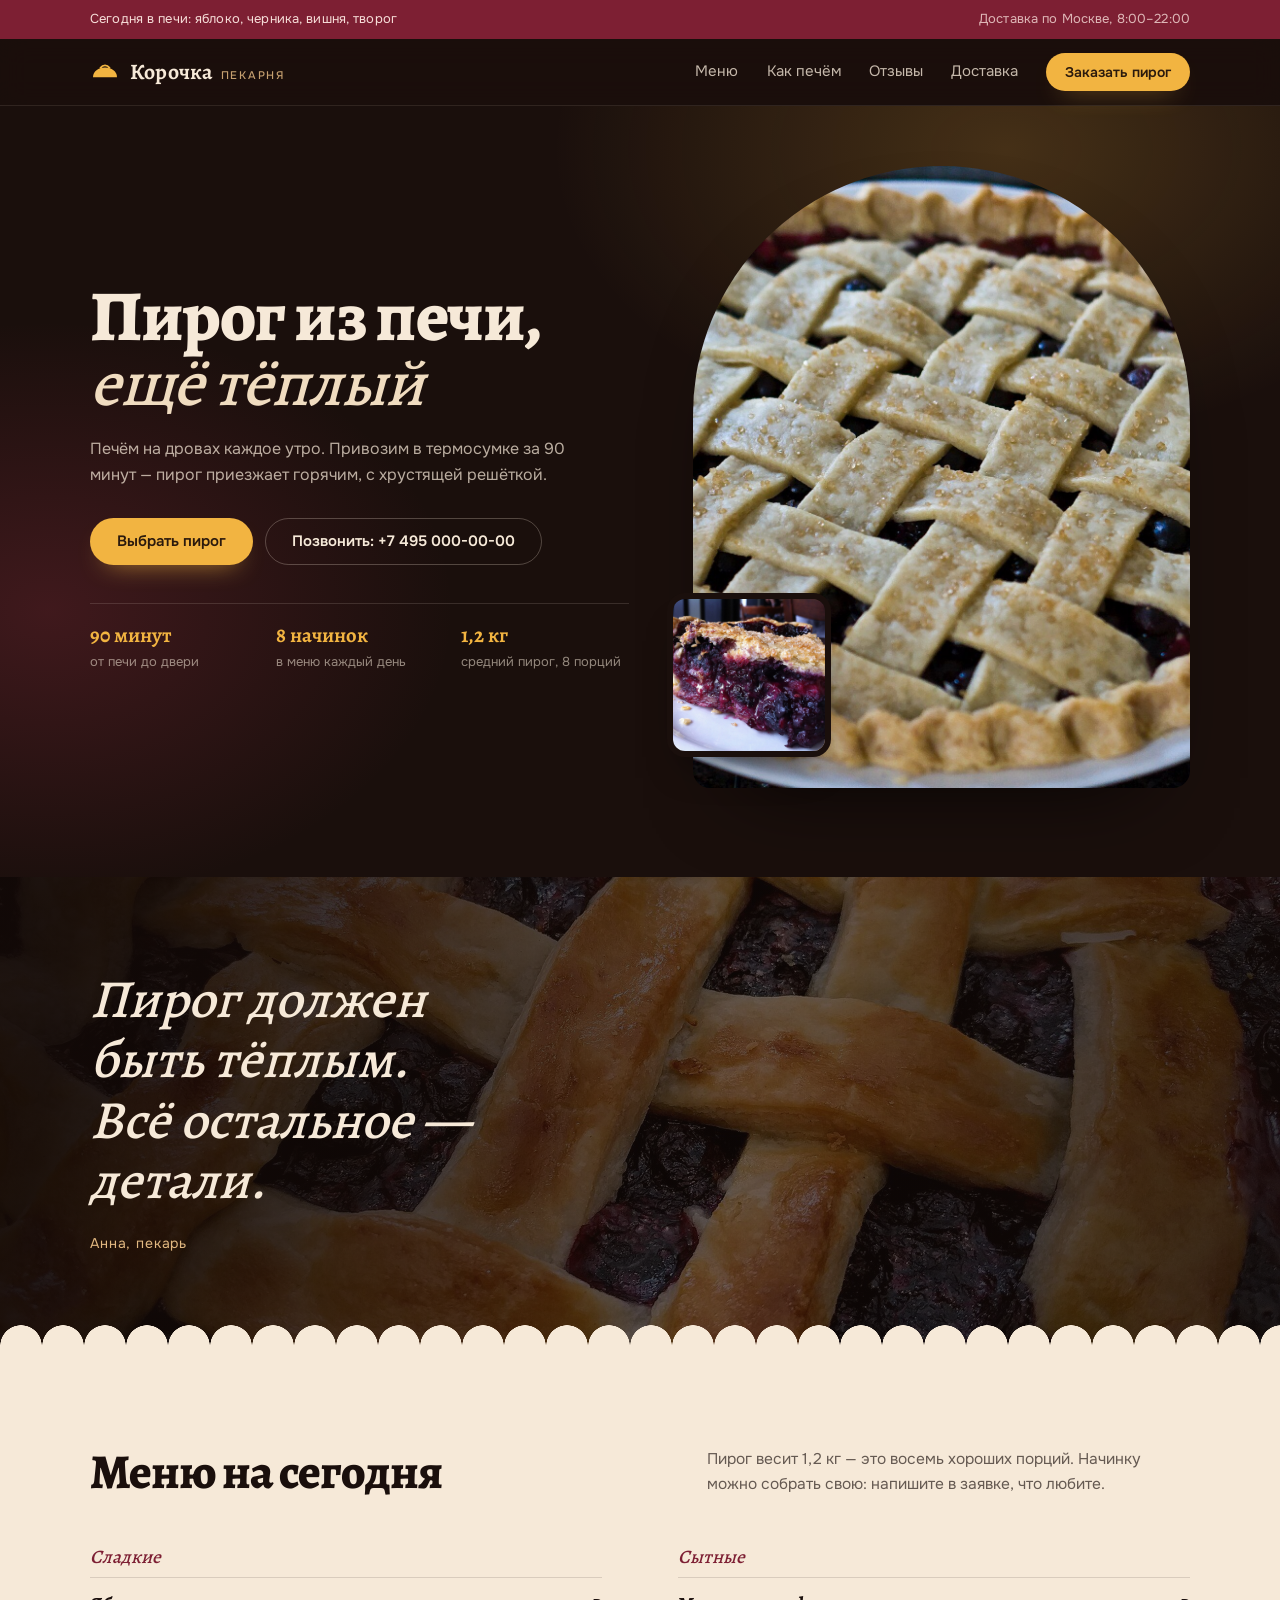
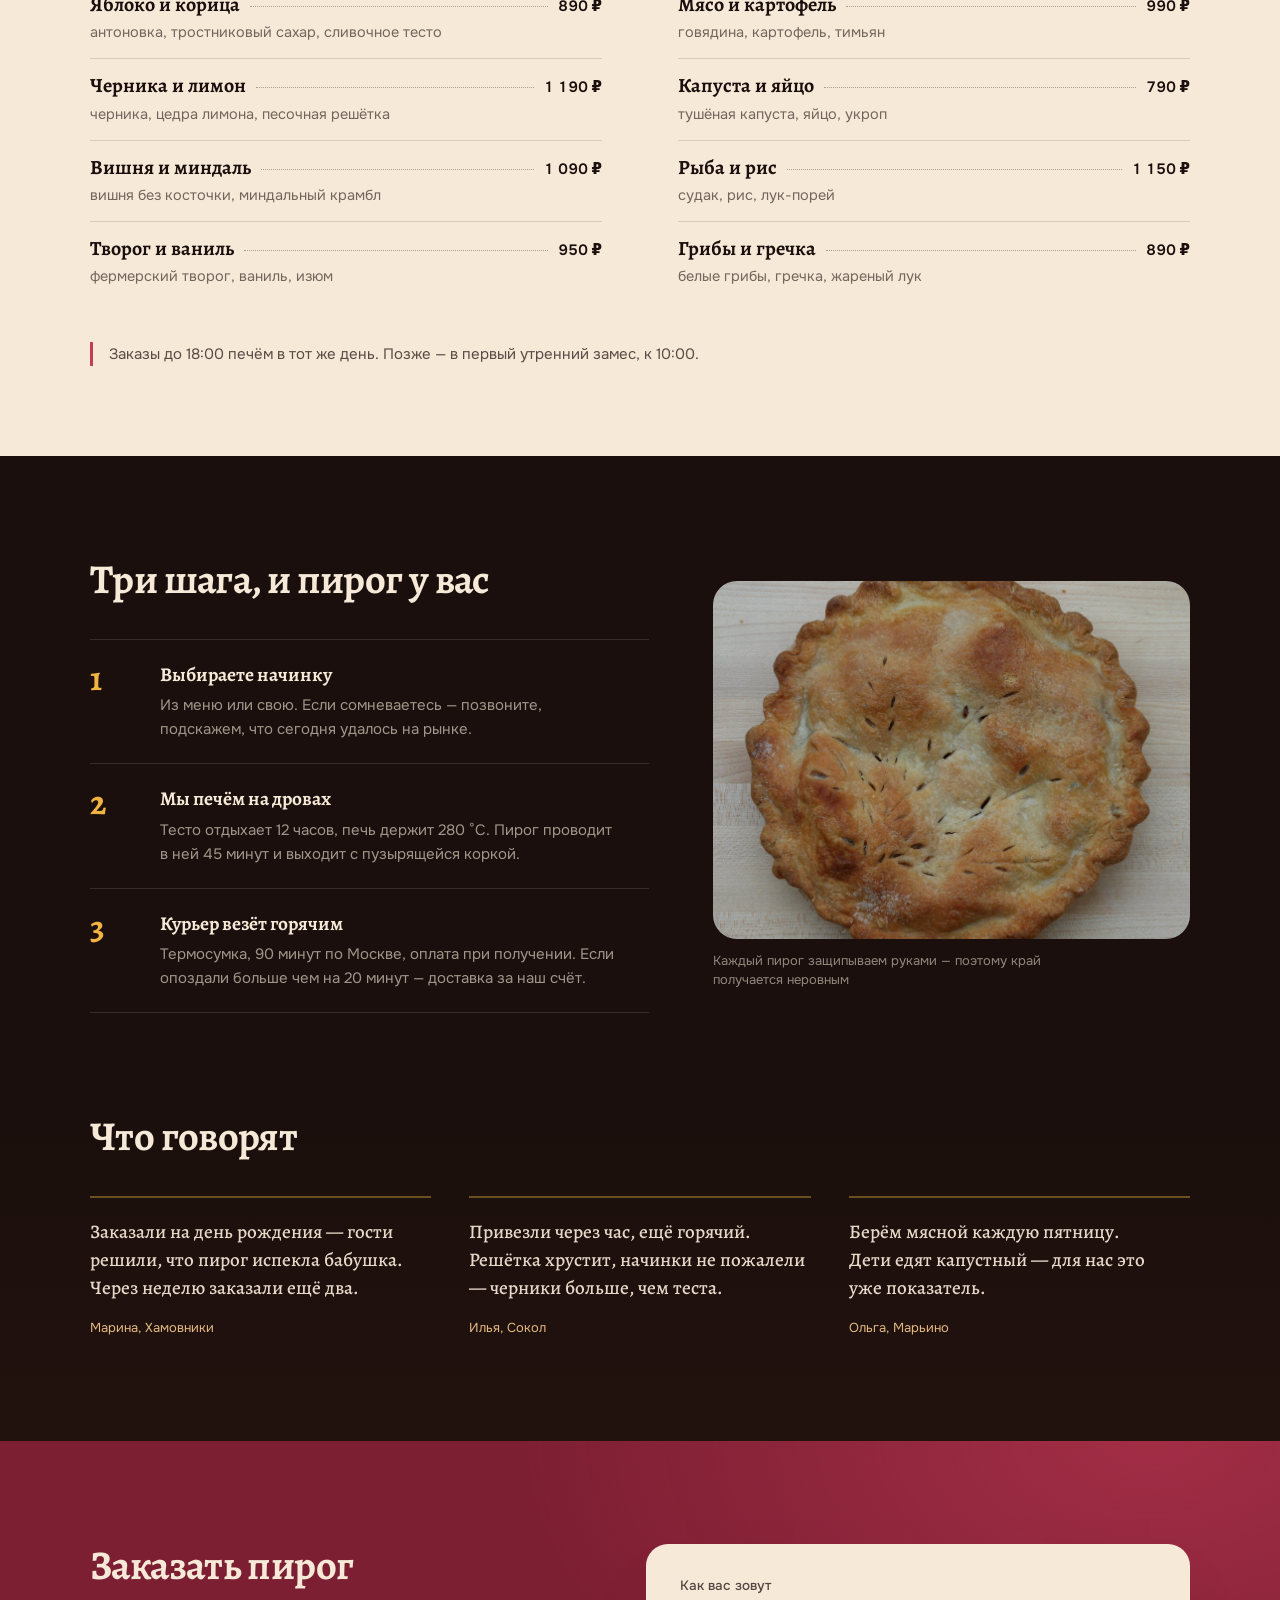
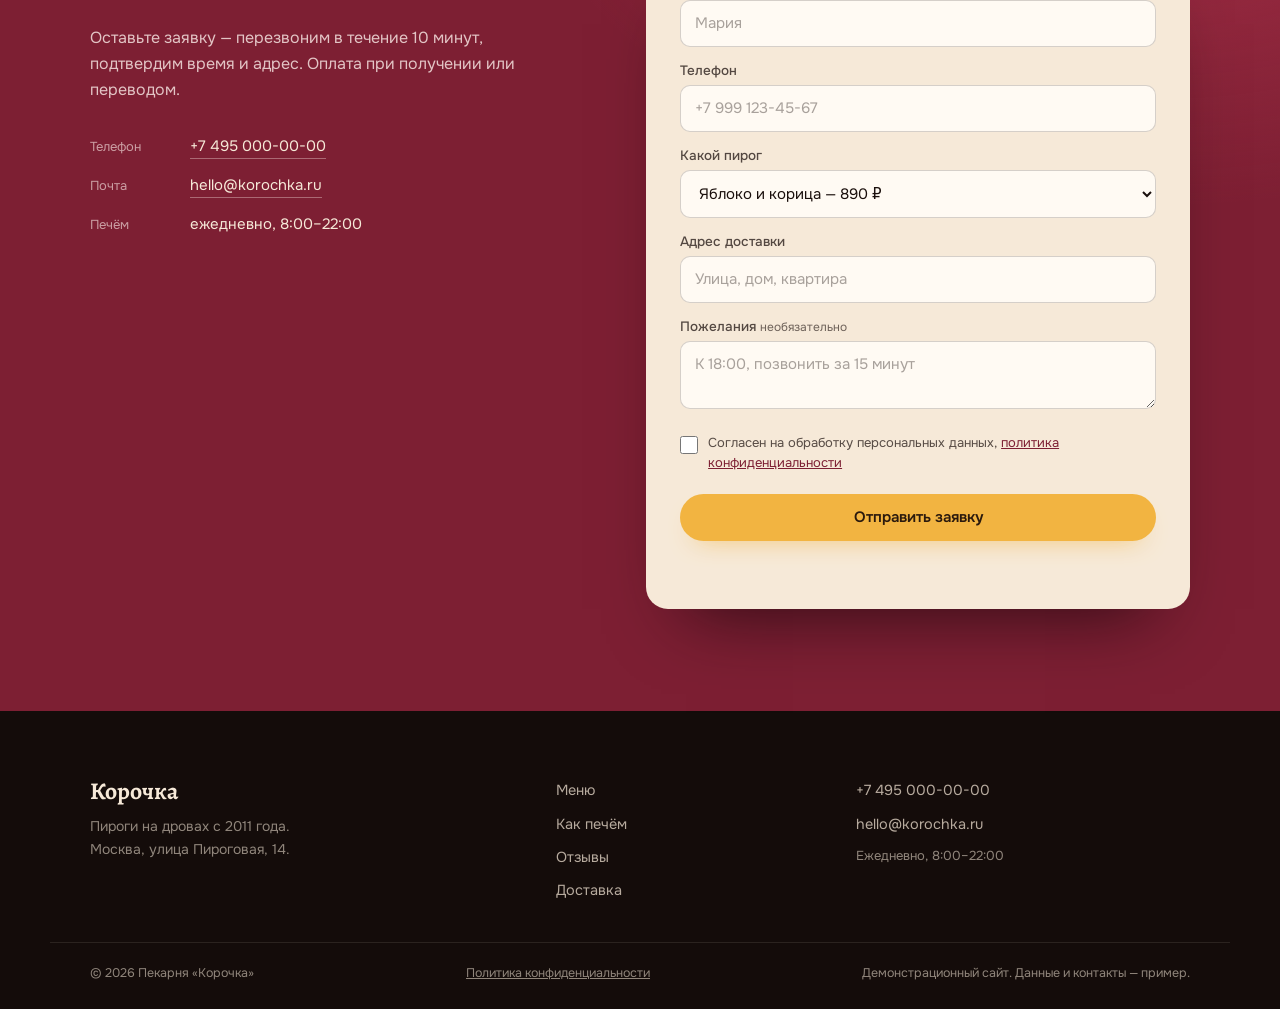
<file: index.html>
<!DOCTYPE html>
<html lang="ru">
<head>
<meta charset="utf-8">
<meta name="viewport" content="width=device-width, initial-scale=1">
<title>Корочка — пироги из печи с доставкой по Москве</title>
<meta name="description" content="Печём пироги на дровах каждое утро и привозим по Москве за 90 минут. Яблоко, черника, вишня, творог, мясо, капуста. Оплата при получении.">
<meta name="theme-color" content="#1a0f0c">

<!-- Превью ссылки в мессенджерах и соцсетях.
     Сайт опубликован на Render, поэтому картинка указана полным адресом:
     мессенджеры относительные пути не показывают.
     При переезде на другой домен — поменять адрес здесь и в JSON-LD ниже. -->
<meta property="og:type" content="website">
<meta property="og:locale" content="ru_RU">
<meta property="og:site_name" content="Корочка">
<meta property="og:title" content="Корочка — пироги из печи с доставкой по Москве">
<meta property="og:description" content="Печём на дровах каждое утро, привозим в термосумке за 90 минут. Восемь начинок, оплата при получении.">
<meta property="og:url" content="https://korochka-landing.onrender.com/">
<meta property="og:image" content="https://korochka-landing.onrender.com/assets/img/hero-pie.jpg">
<meta name="twitter:card" content="summary_large_image">
<link rel="icon" href="data:image/svg+xml,%3Csvg xmlns='http://www.w3.org/2000/svg' viewBox='0 0 32 32'%3E%3Crect width='32' height='32' rx='8' fill='%231a0f0c'/%3E%3Cpath d='M6 20c0-5 4.5-9 10-9s10 4 10 9z' fill='%23f2b441'/%3E%3Crect x='6' y='21' width='20' height='4' rx='2' fill='%23c63c57'/%3E%3C/svg%3E">
<link rel="preload" href="assets/fonts/alegreya-cyr.woff2" as="font" type="font/woff2" crossorigin>
<link rel="preload" href="assets/fonts/onest-cyr.woff2" as="font" type="font/woff2" crossorigin>
<link rel="stylesheet" href="styles.css">

<!-- Разметка для поисковиков: пекарня, часы работы, меню с ценами.
     Проверить можно на https://validator.schema.org/ -->
<script type="application/ld+json">
{
  "@context": "https://schema.org",
  "@type": "Bakery",
  "name": "Корочка",
  "description": "Пекарня на дровах: пироги с яблоком, черникой, вишней, творогом, мясом, капустой. Доставка по Москве за 90 минут.",
  "image": "https://korochka-landing.onrender.com/assets/img/hero-pie.jpg",
  "telephone": "+7-495-000-00-00",
  "email": "hello@korochka.ru",
  "priceRange": "790–1190 ₽",
  "currenciesAccepted": "RUB",
  "paymentAccepted": "Наличные, перевод",
  "servesCuisine": "Русская выпечка",
  "address": {
    "@type": "PostalAddress",
    "streetAddress": "улица Пироговая, 14",
    "addressLocality": "Москва",
    "addressCountry": "RU"
  },
  "openingHoursSpecification": [
    {
      "@type": "OpeningHoursSpecification",
      "dayOfWeek": ["Monday", "Tuesday", "Wednesday", "Thursday", "Friday", "Saturday", "Sunday"],
      "opens": "08:00",
      "closes": "22:00"
    }
  ],
  "hasMenu": {
    "@type": "Menu",
    "name": "Меню на сегодня",
    "hasMenuSection": [
      {
        "@type": "MenuSection",
        "name": "Сладкие",
        "hasMenuItem": [
          { "@type": "MenuItem", "name": "Яблоко и корица", "description": "антоновка, тростниковый сахар, сливочное тесто",
            "offers": { "@type": "Offer", "price": "890", "priceCurrency": "RUB" } },
          { "@type": "MenuItem", "name": "Черника и лимон", "description": "черника, цедра лимона, песочная решётка",
            "offers": { "@type": "Offer", "price": "1190", "priceCurrency": "RUB" } },
          { "@type": "MenuItem", "name": "Вишня и миндаль", "description": "вишня без косточки, миндальный крамбл",
            "offers": { "@type": "Offer", "price": "1090", "priceCurrency": "RUB" } },
          { "@type": "MenuItem", "name": "Творог и ваниль", "description": "фермерский творог, ваниль, изюм",
            "offers": { "@type": "Offer", "price": "950", "priceCurrency": "RUB" } }
        ]
      },
      {
        "@type": "MenuSection",
        "name": "Сытные",
        "hasMenuItem": [
          { "@type": "MenuItem", "name": "Мясо и картофель", "description": "говядина, картофель, тимьян",
            "offers": { "@type": "Offer", "price": "990", "priceCurrency": "RUB" } },
          { "@type": "MenuItem", "name": "Капуста и яйцо", "description": "тушёная капуста, яйцо, укроп",
            "offers": { "@type": "Offer", "price": "790", "priceCurrency": "RUB" } },
          { "@type": "MenuItem", "name": "Рыба и рис", "description": "судак, рис, лук-порей",
            "offers": { "@type": "Offer", "price": "1150", "priceCurrency": "RUB" } },
          { "@type": "MenuItem", "name": "Грибы и гречка", "description": "белые грибы, гречка, жареный лук",
            "offers": { "@type": "Offer", "price": "890", "priceCurrency": "RUB" } }
        ]
      }
    ]
  }
}
</script>
</head>
<body>
<a class="skip" href="#menu">Перейти к меню</a>

<div class="topbar">
  <div class="wrap topbar__inner">
    <p class="topbar__today">Сегодня в печи: яблоко, черника, вишня, творог</p>
    <p class="topbar__hours">Доставка по Москве, 8:00–22:00</p>
  </div>
</div>

<header class="header" id="header">
  <div class="wrap header__inner">
    <a class="brand" href="#top">
      <svg class="brand__mark" viewBox="0 0 40 40" aria-hidden="true">
        <path d="M4 27c0-8 7.2-13 16-13s16 5 16 13z" fill="currentColor"/>
        <path d="M14 14.5c1.6-2.2 3.6-3.3 6-3.3s4.4 1.1 6 3.3" fill="none" stroke="currentColor" stroke-width="2.4" stroke-linecap="round"/>
      </svg>
      <span class="brand__text">Корочка<span class="brand__sub">пекарня</span></span>
    </a>

    <button class="burger" id="burger" aria-expanded="false" aria-controls="nav" aria-label="Открыть меню">
      <span></span><span></span>
    </button>

    <nav class="nav" id="nav">
      <a href="#menu">Меню</a>
      <a href="#process">Как печём</a>
      <a href="#reviews">Отзывы</a>
      <a href="#order">Доставка</a>
      <a class="btn btn--primary btn--sm" href="#order">Заказать пирог</a>
    </nav>
  </div>
</header>

<main id="top">
  <!-- Герой -->
  <section class="hero">
    <div class="hero__glow" aria-hidden="true"></div>
    <div class="wrap hero__grid">
      <div class="hero__text">
        <h1 class="hero__title">
          Пирог из печи,
          <em class="hero__em">ещё тёплый</em>
        </h1>
        <p class="hero__lead">
          Печём на дровах каждое утро. Привозим в термосумке за 90 минут —
          пирог приезжает горячим, с хрустящей решёткой.
        </p>
        <div class="hero__actions">
          <a class="btn btn--primary" href="#menu">Выбрать пирог</a>
          <a class="btn btn--ghost" href="tel:+74950000000">Позвонить: +7 495 000-00-00</a>
        </div>
        <dl class="hero__facts">
          <div>
            <dt>90 минут</dt>
            <dd>от печи до двери</dd>
          </div>
          <div>
            <dt>8 начинок</dt>
            <dd>в меню каждый день</dd>
          </div>
          <div>
            <dt>1,2 кг</dt>
            <dd>средний пирог, 8 порций</dd>
          </div>
        </dl>
      </div>

      <div class="hero__media">
        <figure class="hero__frame">
          <img class="hero__img" src="assets/img/hero-pie.jpg" width="1600" height="1067"
               alt="Черничный пирог с решёткой из теста на решётке печи">
        </figure>
        <figure class="hero__chip">
          <img src="assets/img/pie-slice.jpg" width="1000" height="747" alt="Кусок черничного пирога с сочной начинкой">
        </figure>
      </div>
    </div>
  </section>

  <!-- Одна сильная мысль на фоне корки -->
  <section class="statement" aria-label="Наш принцип">
    <div class="statement__bg" aria-hidden="true"></div>
    <div class="wrap statement__inner">
      <p class="statement__quote">Пирог должен быть тёплым.<br>Всё остальное — детали.</p>
      <p class="statement__sign">Анна, пекарь</p>
    </div>
  </section>

  <!-- Меню -->
  <section class="menu" id="menu">
    <div class="wrap">
      <div class="menu__head">
        <h2 class="menu__title">Меню на сегодня</h2>
        <p class="menu__note">
          Пирог весит 1,2 кг — это восемь хороших порций. Начинку можно собрать
          свою: напишите в заявке, что любите.
        </p>
      </div>

      <div class="menu__cols">
        <section class="course" aria-labelledby="sweet">
          <h3 class="course__title" id="sweet">Сладкие</h3>
          <ul class="dishes">
            <li class="dish">
              <div class="dish__row">
                <span class="dish__name">Яблоко и корица</span>
                <span class="dish__dots" aria-hidden="true"></span>
                <span class="dish__price">890 ₽</span>
              </div>
              <p class="dish__desc">антоновка, тростниковый сахар, сливочное тесто</p>
            </li>
            <li class="dish">
              <div class="dish__row">
                <span class="dish__name">Черника и лимон</span>
                <span class="dish__dots" aria-hidden="true"></span>
                <span class="dish__price">1 190 ₽</span>
              </div>
              <p class="dish__desc">черника, цедра лимона, песочная решётка</p>
            </li>
            <li class="dish">
              <div class="dish__row">
                <span class="dish__name">Вишня и миндаль</span>
                <span class="dish__dots" aria-hidden="true"></span>
                <span class="dish__price">1 090 ₽</span>
              </div>
              <p class="dish__desc">вишня без косточки, миндальный крамбл</p>
            </li>
            <li class="dish">
              <div class="dish__row">
                <span class="dish__name">Творог и ваниль</span>
                <span class="dish__dots" aria-hidden="true"></span>
                <span class="dish__price">950 ₽</span>
              </div>
              <p class="dish__desc">фермерский творог, ваниль, изюм</p>
            </li>
          </ul>
        </section>

        <section class="course" aria-labelledby="savory">
          <h3 class="course__title" id="savory">Сытные</h3>
          <ul class="dishes">
            <li class="dish">
              <div class="dish__row">
                <span class="dish__name">Мясо и картофель</span>
                <span class="dish__dots" aria-hidden="true"></span>
                <span class="dish__price">990 ₽</span>
              </div>
              <p class="dish__desc">говядина, картофель, тимьян</p>
            </li>
            <li class="dish">
              <div class="dish__row">
                <span class="dish__name">Капуста и яйцо</span>
                <span class="dish__dots" aria-hidden="true"></span>
                <span class="dish__price">790 ₽</span>
              </div>
              <p class="dish__desc">тушёная капуста, яйцо, укроп</p>
            </li>
            <li class="dish">
              <div class="dish__row">
                <span class="dish__name">Рыба и рис</span>
                <span class="dish__dots" aria-hidden="true"></span>
                <span class="dish__price">1 150 ₽</span>
              </div>
              <p class="dish__desc">судак, рис, лук-порей</p>
            </li>
            <li class="dish">
              <div class="dish__row">
                <span class="dish__name">Грибы и гречка</span>
                <span class="dish__dots" aria-hidden="true"></span>
                <span class="dish__price">890 ₽</span>
              </div>
              <p class="dish__desc">белые грибы, гречка, жареный лук</p>
            </li>
          </ul>
        </section>
      </div>

      <p class="menu__foot">
        Заказы до 18:00 печём в тот же день. Позже — в первый утренний замес,
        к 10:00.
      </p>
    </div>
  </section>

  <!-- Как печём -->
  <section class="process" id="process">
    <div class="wrap process__grid">
      <div class="process__text">
        <h2 class="section-title">Три шага, и пирог у вас</h2>
        <ol class="steps">
          <li class="step">
            <span class="step__num" aria-hidden="true">1</span>
            <div>
              <h3 class="step__title">Выбираете начинку</h3>
              <p class="step__text">Из меню или свою. Если сомневаетесь — позвоните, подскажем, что сегодня удалось на рынке.</p>
            </div>
          </li>
          <li class="step">
            <span class="step__num" aria-hidden="true">2</span>
            <div>
              <h3 class="step__title">Мы печём на дровах</h3>
              <p class="step__text">Тесто отдыхает 12 часов, печь держит 280 °C. Пирог проводит в ней 45 минут и выходит с пузырящейся коркой.</p>
            </div>
          </li>
          <li class="step">
            <span class="step__num" aria-hidden="true">3</span>
            <div>
              <h3 class="step__title">Курьер везёт горячим</h3>
              <p class="step__text">Термосумка, 90 минут по Москве, оплата при получении. Если опоздали больше чем на 20 минут — доставка за наш счёт.</p>
            </div>
          </li>
        </ol>
      </div>

      <figure class="process__media">
        <img src="assets/img/pie-whole.jpg" width="1000" height="914"
             alt="Целый пирог с защипами по краю на деревянной доске">
        <figcaption>Каждый пирог защипываем руками — поэтому край получается неровным</figcaption>
      </figure>
    </div>
  </section>

  <!-- Отзывы -->
  <section class="reviews" id="reviews">
    <div class="wrap">
      <h2 class="section-title">Что говорят</h2>
      <div class="reviews__grid">
        <blockquote class="review">
          <p>Заказали на день рождения — гости решили, что пирог испекла бабушка. Через неделю заказали ещё два.</p>
          <footer>Марина, Хамовники</footer>
        </blockquote>
        <blockquote class="review">
          <p>Привезли через час, ещё горячий. Решётка хрустит, начинки не пожалели — черники больше, чем теста.</p>
          <footer>Илья, Сокол</footer>
        </blockquote>
        <blockquote class="review">
          <p>Берём мясной каждую пятницу. Дети едят капустный — для нас это уже показатель.</p>
          <footer>Ольга, Марьино</footer>
        </blockquote>
      </div>
    </div>
  </section>

  <!-- Заказ -->
  <section class="order" id="order">
    <div class="wrap order__grid">
      <div class="order__text">
        <h2 class="section-title">Заказать пирог</h2>
        <p class="order__lead">
          Оставьте заявку — перезвоним в течение 10 минут, подтвердим время
          и адрес. Оплата при получении или переводом.
        </p>
        <ul class="order__list">
          <li><span>Телефон</span><a href="tel:+74950000000">+7 495 000-00-00</a></li>
          <li><span>Почта</span><a href="mailto:hello@korochka.ru">hello@korochka.ru</a></li>
          <li><span>Печём</span><p>ежедневно, 8:00–22:00</p></li>
        </ul>
      </div>

      <form class="order__form" id="orderForm" novalidate>
        <div class="field">
          <label for="name">Как вас зовут</label>
          <input id="name" name="name" type="text" autocomplete="name" required placeholder="Мария">
          <p class="field__error" data-error-for="name"></p>
        </div>
        <div class="field">
          <label for="phone">Телефон</label>
          <input id="phone" name="phone" type="tel" autocomplete="tel" required placeholder="+7 999 123-45-67">
          <p class="field__error" data-error-for="phone"></p>
        </div>
        <div class="field">
          <label for="pie">Какой пирог</label>
          <select id="pie" name="pie">
            <option>Яблоко и корица — 890 ₽</option>
            <option>Черника и лимон — 1 190 ₽</option>
            <option>Вишня и миндаль — 1 090 ₽</option>
            <option>Творог и ваниль — 950 ₽</option>
            <option>Мясо и картофель — 990 ₽</option>
            <option>Капуста и яйцо — 790 ₽</option>
            <option>Рыба и рис — 1 150 ₽</option>
            <option>Грибы и гречка — 890 ₽</option>
            <option>Ещё не решил(а)</option>
          </select>
        </div>
        <div class="field">
          <label for="address">Адрес доставки</label>
          <input id="address" name="address" type="text" autocomplete="street-address" required placeholder="Улица, дом, квартира">
          <p class="field__error" data-error-for="address"></p>
        </div>
        <div class="field">
          <label for="note">Пожелания <span class="field__hint">необязательно</span></label>
          <textarea id="note" name="note" rows="2" placeholder="К 18:00, позвонить за 15 минут"></textarea>
        </div>

        <div class="field field--check">
          <input id="consent" name="consent" type="checkbox" required>
          <label for="consent">Согласен на обработку персональных данных, <a href="privacy.html">политика конфиденциальности</a></label>
          <p class="field__error" data-error-for="consent"></p>
        </div>

        <button class="btn btn--primary btn--wide" type="submit">Отправить заявку</button>
        <p class="form-status" id="formStatus" role="status" aria-live="polite"></p>
      </form>
    </div>
  </section>
</main>

<footer class="footer">
  <div class="wrap footer__inner">
    <div class="footer__brand">
      <p class="footer__name">Корочка</p>
      <p class="footer__about">Пироги на дровах с 2011 года.<br>Москва, улица Пироговая, 14.</p>
    </div>
    <nav class="footer__nav" aria-label="Подвал">
      <a href="#menu">Меню</a>
      <a href="#process">Как печём</a>
      <a href="#reviews">Отзывы</a>
      <a href="#order">Доставка</a>
    </nav>
    <div class="footer__contacts">
      <a href="tel:+74950000000">+7 495 000-00-00</a>
      <a href="mailto:hello@korochka.ru">hello@korochka.ru</a>
      <p>Ежедневно, 8:00–22:00</p>
    </div>
  </div>
  <div class="wrap footer__bottom">
    <p>© <span id="year">2026</span> Пекарня «Корочка»</p>
    <p><a href="privacy.html">Политика конфиденциальности</a></p>
    <p>Демонстрационный сайт. Данные и контакты — пример.</p>
  </div>
</footer>

<script src="script.js"></script>
</body>
</html>
</file>
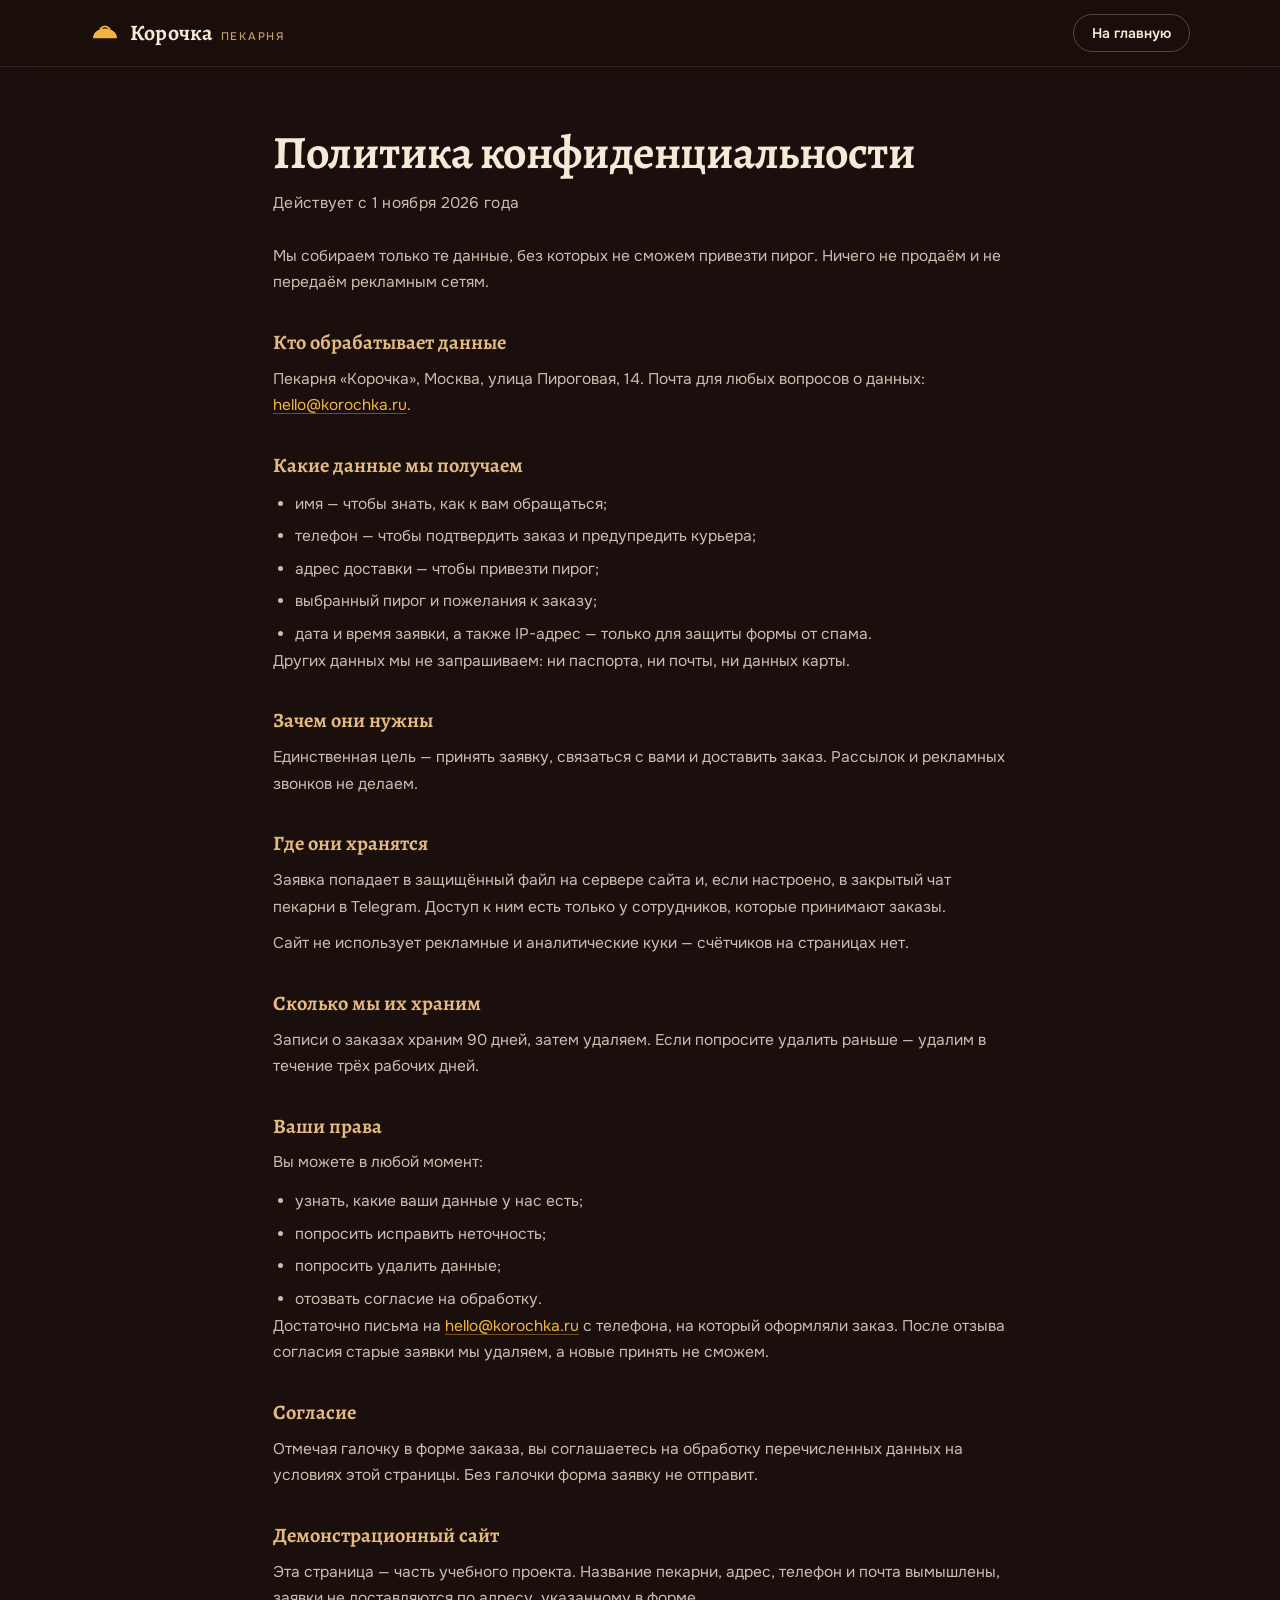
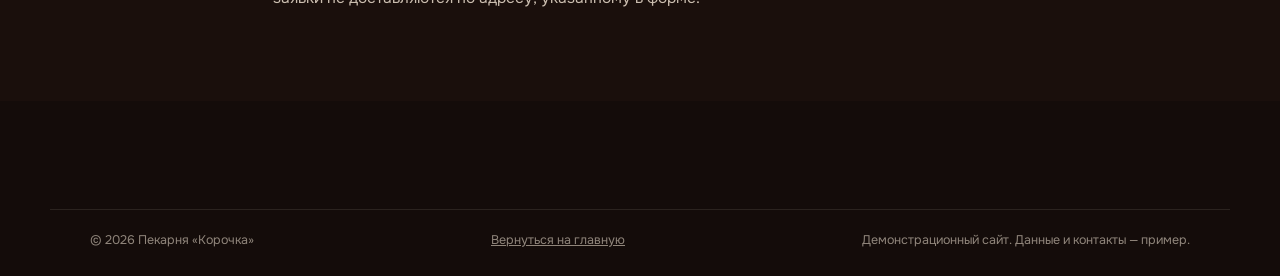
<file: privacy.html>
<!DOCTYPE html>
<html lang="ru">
<head>
<meta charset="utf-8">
<meta name="viewport" content="width=device-width, initial-scale=1">
<title>Политика конфиденциальности — Корочка</title>
<meta name="description" content="Какие данные собирает форма заказа на сайте пекарни «Корочка», зачем они нужны, где хранятся и как их удалить.">
<meta name="theme-color" content="#1a0f0c">
<link rel="icon" href="data:image/svg+xml,%3Csvg xmlns='http://www.w3.org/2000/svg' viewBox='0 0 32 32'%3E%3Crect width='32' height='32' rx='8' fill='%231a0f0c'/%3E%3Cpath d='M6 20c0-5 4.5-9 10-9s10 4 10 9z' fill='%23f2b441'/%3E%3Crect x='6' y='21' width='20' height='4' rx='2' fill='%23c63c57'/%3E%3C/svg%3E">
<link rel="preload" href="assets/fonts/alegreya-cyr.woff2" as="font" type="font/woff2" crossorigin>
<link rel="preload" href="assets/fonts/onest-cyr.woff2" as="font" type="font/woff2" crossorigin>
<link rel="stylesheet" href="styles.css">
</head>
<body>

<header class="header" id="header">
  <div class="wrap header__inner">
    <a class="brand" href="index.html">
      <svg class="brand__mark" viewBox="0 0 40 40" aria-hidden="true">
        <path d="M4 27c0-8 7.2-13 16-13s16 5 16 13z" fill="currentColor"/>
        <path d="M14 14.5c1.6-2.2 3.6-3.3 6-3.3s4.4 1.1 6 3.3" fill="none" stroke="currentColor" stroke-width="2.4" stroke-linecap="round"/>
      </svg>
      <span class="brand__text">Корочка<span class="brand__sub">пекарня</span></span>
    </a>
    <a class="btn btn--ghost btn--sm" href="index.html">На главную</a>
  </div>
</header>

<main class="legal">
  <div class="wrap legal__inner">
    <h1>Политика конфиденциальности</h1>
    <p class="legal__date">Действует с 1 ноября 2026 года</p>

    <p>
      Мы собираем только те данные, без которых не сможем привезти пирог.
      Ничего не продаём и не передаём рекламным сетям.
    </p>

    <h2>Кто обрабатывает данные</h2>
    <p>
      Пекарня «Корочка», Москва, улица Пироговая, 14.
      Почта для любых вопросов о данных: <a href="mailto:hello@korochka.ru">hello@korochka.ru</a>.
    </p>

    <h2>Какие данные мы получаем</h2>
    <ul>
      <li>имя — чтобы знать, как к вам обращаться;</li>
      <li>телефон — чтобы подтвердить заказ и предупредить курьера;</li>
      <li>адрес доставки — чтобы привезти пирог;</li>
      <li>выбранный пирог и пожелания к заказу;</li>
      <li>дата и время заявки, а также IP-адрес — только для защиты формы от спама.</li>
    </ul>
    <p>Других данных мы не запрашиваем: ни паспорта, ни почты, ни данных карты.</p>

    <h2>Зачем они нужны</h2>
    <p>
      Единственная цель — принять заявку, связаться с вами и доставить заказ.
      Рассылок и рекламных звонков не делаем.
    </p>

    <h2>Где они хранятся</h2>
    <p>
      Заявка попадает в защищённый файл на сервере сайта и, если настроено,
      в закрытый чат пекарни в Telegram. Доступ к ним есть только у сотрудников,
      которые принимают заказы.
    </p>
    <p>
      Сайт не использует рекламные и аналитические куки — счётчиков на страницах нет.
    </p>

    <h2>Сколько мы их храним</h2>
    <p>
      Записи о заказах храним 90 дней, затем удаляем. Если попросите удалить раньше —
      удалим в течение трёх рабочих дней.
    </p>

    <h2>Ваши права</h2>
    <p>Вы можете в любой момент:</p>
    <ul>
      <li>узнать, какие ваши данные у нас есть;</li>
      <li>попросить исправить неточность;</li>
      <li>попросить удалить данные;</li>
      <li>отозвать согласие на обработку.</li>
    </ul>
    <p>
      Достаточно письма на <a href="mailto:hello@korochka.ru">hello@korochka.ru</a>
      с телефона, на который оформляли заказ. После отзыва согласия старые заявки
      мы удаляем, а новые принять не сможем.
    </p>

    <h2>Согласие</h2>
    <p>
      Отмечая галочку в форме заказа, вы соглашаетесь на обработку перечисленных
      данных на условиях этой страницы. Без галочки форма заявку не отправит.
    </p>

    <h2>Демонстрационный сайт</h2>
    <p>
      Эта страница — часть учебного проекта. Название пекарни, адрес, телефон
      и почта вымышлены, заявки не доставляются по адресу, указанному в форме.
    </p>
  </div>
</main>

<footer class="footer">
  <div class="wrap footer__bottom">
    <p>© <span id="year">2026</span> Пекарня «Корочка»</p>
    <p><a href="index.html">Вернуться на главную</a></p>
    <p>Демонстрационный сайт. Данные и контакты — пример.</p>
  </div>
</footer>

<script src="script.js"></script>
</body>
</html>
</file>
<file: styles.css>
/* ---------- Шрифты (локальные файлы, без Google Fonts) ---------- */
@font-face {
  font-family: 'Alegreya';
  src: url('assets/fonts/alegreya-cyr.woff2') format('woff2');
  font-weight: 400 900;
  font-style: normal;
  font-display: swap;
  unicode-range: U+0301, U+0400-045F, U+0490-0491, U+04B0-04B1, U+2116, U+20BD;
}
@font-face {
  font-family: 'Alegreya';
  src: url('assets/fonts/alegreya-lat.woff2') format('woff2');
  font-weight: 400 900;
  font-style: normal;
  font-display: swap;
  unicode-range: U+0000-00FF, U+0131, U+0152-0153, U+02BB-02BC, U+02C6, U+02DA, U+02DC,
                 U+0304, U+0308, U+0329, U+2000-206F, U+20AC, U+2122, U+2191, U+2193,
                 U+2212, U+2215, U+FEFF, U+FFFD;
}
@font-face {
  font-family: 'Onest';
  src: url('assets/fonts/onest-cyr.woff2') format('woff2');
  font-weight: 300 800;
  font-style: normal;
  font-display: swap;
  unicode-range: U+0301, U+0400-045F, U+0490-0491, U+04B0-04B1, U+2116, U+20BD;
}
@font-face {
  font-family: 'Onest';
  src: url('assets/fonts/onest-lat.woff2') format('woff2');
  font-weight: 300 800;
  font-style: normal;
  font-display: swap;
  unicode-range: U+0000-00FF, U+0131, U+0152-0153, U+02BB-02BC, U+02C6, U+02DA, U+02DC,
                 U+0304, U+0308, U+0329, U+2000-206F, U+20AC, U+2122, U+2191, U+2193,
                 U+2212, U+2215, U+FEFF, U+FFFD;
}

/* ---------- Токены ---------- */
:root {
  --ink: #1a0f0c;
  --ink-soft: #22120e;
  --paper: #f6e9d8;
  --paper-deep: #fffaf3;
  --crust: #e3b981;
  --butter: #f2b441;
  --berry: #c63c57;
  --berry-deep: #7d1f33;

  --display: 'Alegreya', Georgia, 'Times New Roman', serif;
  --body: 'Onest', 'Segoe UI', system-ui, -apple-system, sans-serif;

  --pad: clamp(20px, 5vw, 40px);
  --section: clamp(56px, 8vw, 110px);
  --wrap: 1180px;
}

/* ---------- База ---------- */
*, *::before, *::after { box-sizing: border-box; }

html {
  scroll-behavior: smooth;
  scroll-padding-top: 92px;
  -webkit-text-size-adjust: 100%;
}

body {
  margin: 0;
  background: var(--ink);
  color: var(--paper);
  font: 400 16px/1.6 var(--body);
  -webkit-font-smoothing: antialiased;
  overflow-x: hidden;
}

img { display: block; max-width: 100%; height: auto; }
a { color: inherit; }
h1, h2, h3, p, dl, dd, figure, blockquote { margin: 0; }
ul, ol { margin: 0; padding: 0; list-style: none; }
button { font: inherit; }

::selection { background: var(--butter); color: var(--ink); }

:focus-visible {
  outline: 2px solid var(--butter);
  outline-offset: 3px;
  border-radius: 4px;
}

.wrap {
  width: 100%;
  max-width: var(--wrap);
  margin: 0 auto;
  padding-inline: var(--pad);
}

.skip {
  position: absolute;
  left: -9999px;
  top: 0;
  z-index: 100;
  padding: 12px 18px;
  background: var(--butter);
  color: var(--ink);
  border-radius: 0 0 10px 0;
  font-weight: 600;
  text-decoration: none;
}
.skip:focus { left: 0; }

/* ---------- Кнопки ---------- */
.btn {
  display: inline-flex;
  align-items: center;
  justify-content: center;
  gap: 8px;
  padding: 15px 26px;
  border: 1px solid transparent;
  border-radius: 999px;
  font: 600 15px/1 var(--body);
  text-decoration: none;
  cursor: pointer;
  transition: transform .18s ease, background-color .18s ease, color .18s ease,
              border-color .18s ease, box-shadow .18s ease;
}
.btn--primary {
  background: var(--butter);
  color: #2b1a0d;
  box-shadow: 0 12px 26px -16px rgba(242, 180, 65, .95);
}
.btn--primary:hover {
  background: #ffc75f;
  transform: translateY(-2px);
}
.btn--ghost {
  border-color: rgba(246, 233, 216, .26);
  color: var(--paper);
}
.btn--ghost:hover {
  background: rgba(246, 233, 216, .09);
  border-color: rgba(246, 233, 216, .45);
}
.btn--sm { padding: 11px 18px; font-size: 14px; }
.btn--wide { width: 100%; margin-top: 6px; }

/* ---------- Верхняя полоса ---------- */
.topbar {
  background: var(--berry-deep);
  color: #f7ded9;
  font-size: 13px;
  letter-spacing: .01em;
}
.topbar__inner {
  display: flex;
  justify-content: space-between;
  gap: 16px;
  padding-block: 9px;
}
.topbar__hours { opacity: .8; }

/* ---------- Шапка ---------- */
.header {
  position: sticky;
  top: 0;
  z-index: 50;
  background: rgba(26, 15, 12, .78);
  backdrop-filter: blur(14px) saturate(1.3);
  border-bottom: 1px solid rgba(246, 233, 216, .1);
  transition: padding .2s ease, background-color .2s ease;
}
.header__inner {
  display: flex;
  align-items: center;
  justify-content: space-between;
  gap: 24px;
  padding-block: 14px;
  transition: padding .2s ease;
}
.header.is-scrolled .header__inner { padding-block: 8px; }
.header.is-scrolled { background: rgba(20, 12, 10, .94); }

.brand {
  display: inline-flex;
  align-items: center;
  gap: 10px;
  text-decoration: none;
}
.brand__mark { width: 30px; height: 30px; color: var(--butter); flex: none; }
.brand__text {
  font: 700 22px/1 var(--display);
  letter-spacing: .01em;
  display: flex;
  align-items: baseline;
  gap: 8px;
}
.brand__sub {
  font: 500 11px/1 var(--body);
  letter-spacing: .16em;
  text-transform: uppercase;
  color: var(--crust);
  opacity: .85;
}

.nav {
  display: flex;
  align-items: center;
  gap: clamp(14px, 2.2vw, 30px);
}
.nav > a:not(.btn) {
  font-size: 15px;
  color: rgba(246, 233, 216, .78);
  text-decoration: none;
  padding-block: 6px;
  border-bottom: 1px solid transparent;
  transition: color .18s ease, border-color .18s ease;
}
.nav > a:not(.btn):hover {
  color: var(--paper);
  border-bottom-color: var(--butter);
}

.burger {
  display: none;
  width: 42px;
  height: 42px;
  padding: 0;
  border: 1px solid rgba(246, 233, 216, .22);
  border-radius: 12px;
  background: transparent;
  cursor: pointer;
  position: relative;
}
.burger span {
  position: absolute;
  left: 11px;
  right: 11px;
  height: 2px;
  background: var(--paper);
  border-radius: 2px;
  transition: transform .2s ease, opacity .2s ease;
}
.burger span:first-child { top: 16px; }
.burger span:last-child { top: 24px; }
.burger[aria-expanded='true'] span:first-child { transform: translateY(4px) rotate(45deg); }
.burger[aria-expanded='true'] span:last-child { transform: translateY(-4px) rotate(-45deg); }

/* ---------- Герой ---------- */
.hero {
  position: relative;
  overflow: hidden;
  padding-block: clamp(28px, 5vw, 60px) clamp(46px, 7vw, 96px);
}
.hero__glow {
  position: absolute;
  inset: -10% -5% auto -5%;
  height: 130%;
  pointer-events: none;
  background:
    radial-gradient(46% 42% at 76% 12%, rgba(242, 180, 65, .20), transparent 70%),
    radial-gradient(40% 40% at 8% 58%, rgba(198, 60, 87, .22), transparent 72%);
}
.hero__grid {
  position: relative;
  display: grid;
  grid-template-columns: minmax(0, 1.04fr) minmax(0, .96fr);
  gap: clamp(28px, 5vw, 68px);
  align-items: center;
}

.hero__title {
  font: 800 clamp(2.5rem, 5.6vw, 4.6rem)/.95 var(--display);
  letter-spacing: -.02em;
  text-wrap: balance;
  margin-bottom: 22px;
}
.hero__em {
  display: block;
  font-style: italic;
  font-weight: 500;
  font-size: .93em;
  color: #f0dcc0;
}

.hero__lead {
  max-width: 44ch;
  font-size: clamp(1rem, 1.1vw, 1.08rem);
  color: rgba(246, 233, 216, .72);
  line-height: 1.62;
}

.hero__actions {
  display: flex;
  flex-wrap: wrap;
  gap: 12px;
  margin-block: 30px 38px;
}

.hero__facts {
  display: grid;
  grid-template-columns: repeat(3, minmax(0, 1fr));
  gap: 18px;
  padding-top: 20px;
  border-top: 1px solid rgba(246, 233, 216, .14);
}
.hero__facts dt {
  font: 700 1.3rem/1.1 var(--display);
  color: var(--butter);
  margin-bottom: 6px;
}
.hero__facts dd {
  font-size: 13px;
  line-height: 1.4;
  color: rgba(246, 233, 216, .55);
}

.hero__media { position: relative; }
.hero__frame {
  border-radius: 320px 320px 22px 22px;
  overflow: hidden;
  aspect-ratio: 4 / 5;
  box-shadow: 0 40px 90px -50px rgba(0, 0, 0, .9);
}
.hero__frame img {
  width: 100%;
  height: 100%;
  object-fit: cover;
  object-position: 50% 46%;
}

.hero__chip {
  position: absolute;
  left: -26px;
  bottom: 30px;
  width: 33%;
  aspect-ratio: 1;
  border-radius: 18px;
  overflow: hidden;
  border: 6px solid var(--ink);
  transform: rotate(-4deg);
  box-shadow: 0 24px 40px -24px rgba(0, 0, 0, .9);
}
.hero__chip img { width: 100%; height: 100%; object-fit: cover; }

/* ---------- Фраза на фоне корки ---------- */
.statement {
  position: relative;
  display: grid;
  align-items: center;
  min-height: clamp(320px, 52vh, 540px);
  background-image:
    linear-gradient(100deg, rgba(18, 9, 7, .95) 6%, rgba(18, 9, 7, .62) 58%, rgba(18, 9, 7, .82)),
    url('assets/img/crust-macro.jpg');
  background-size: cover;
  background-position: center 40%;
}
.statement__inner { padding-block: clamp(48px, 7vw, 96px); }
.statement__quote {
  font: italic 500 clamp(1.7rem, 4.2vw, 3.4rem)/1.12 var(--display);
  max-width: 20ch;
  text-wrap: balance;
}
.statement__sign {
  margin-top: 22px;
  font-size: 14px;
  letter-spacing: .06em;
  color: var(--crust);
}

/* ---------- Меню ---------- */
.menu {
  position: relative;
  background: var(--paper);
  color: var(--ink);
  padding-block: clamp(56px, 8vw, 104px) clamp(52px, 7vw, 92px);
}
.menu::before {
  content: '';
  position: absolute;
  left: 0;
  right: 0;
  top: -20px;
  height: 21px;
  background: var(--paper);
  -webkit-mask-image: radial-gradient(circle 20.5px at 21px 21px, #000 20.5px, transparent 21px);
  mask-image: radial-gradient(circle 20.5px at 21px 21px, #000 20.5px, transparent 21px);
  -webkit-mask-size: 42px 42px;
  mask-size: 42px 42px;
  -webkit-mask-repeat: repeat-x;
  mask-repeat: repeat-x;
}

.menu__head {
  display: grid;
  grid-template-columns: minmax(0, 1fr) minmax(0, .85fr);
  gap: 24px 48px;
  align-items: end;
  margin-bottom: clamp(32px, 4vw, 52px);
}
.menu__title {
  font: 800 clamp(2.1rem, 3.8vw, 3.2rem)/1 var(--display);
  letter-spacing: -.02em;
}
.menu__note {
  font-size: 15.5px;
  line-height: 1.6;
  color: rgba(26, 15, 12, .66);
  max-width: 46ch;
}

.menu__cols {
  display: grid;
  grid-template-columns: repeat(2, minmax(0, 1fr));
  gap: clamp(28px, 6vw, 76px);
}
.course__title {
  font: italic 500 19px/1 var(--display);
  color: var(--berry-deep);
  margin-bottom: 10px;
}
.dish { padding: 15px 0; border-top: 1px solid rgba(26, 15, 12, .13); }
.dish__row {
  display: flex;
  align-items: baseline;
  gap: 10px;
}
.dish__name { font: 700 1.26rem/1.2 var(--display); }
.dish__dots {
  flex: 1 1 auto;
  border-bottom: 1px dotted rgba(26, 15, 12, .34);
  transform: translateY(-4px);
}
.dish__price {
  font: 600 15px/1 var(--body);
  white-space: nowrap;
  font-variant-numeric: tabular-nums;
}
.dish__desc {
  margin-top: 5px;
  font-size: 14.5px;
  line-height: 1.45;
  color: rgba(26, 15, 12, .6);
}

.menu__foot {
  margin-top: 40px;
  padding-left: 16px;
  border-left: 3px solid var(--berry);
  font-size: 15px;
  color: rgba(26, 15, 12, .72);
  max-width: 62ch;
}

/* ---------- Как печём ---------- */
.process { padding-block: var(--section); }
.process__grid {
  display: grid;
  grid-template-columns: minmax(0, 1.08fr) minmax(0, .92fr);
  gap: clamp(30px, 5vw, 70px);
  align-items: center;
}

.section-title {
  font: 700 clamp(1.9rem, 3.2vw, 2.9rem)/1.05 var(--display);
  letter-spacing: -.015em;
  text-wrap: balance;
  margin-bottom: clamp(24px, 3vw, 38px);
}

.steps { display: grid; }
.step {
  display: grid;
  grid-template-columns: 54px minmax(0, 1fr);
  gap: 16px;
  padding: 22px 0;
  border-top: 1px solid rgba(246, 233, 216, .13);
}
.step:last-child { border-bottom: 1px solid rgba(246, 233, 216, .13); }
.step__num {
  font: 700 34px/1 var(--display);
  color: var(--butter);
}
.step__title { font: 700 1.22rem/1.3 var(--display); margin-bottom: 6px; }
.step__text {
  font-size: 15px;
  line-height: 1.6;
  color: rgba(246, 233, 216, .62);
  max-width: 46ch;
}

.process__media { margin: 0; }
.process__media img {
  width: 100%;
  aspect-ratio: 4 / 3;
  object-fit: cover;
  border-radius: 24px;
}
.process__media figcaption {
  margin-top: 12px;
  font-size: 13px;
  line-height: 1.5;
  color: rgba(246, 233, 216, .55);
  max-width: 40ch;
}

/* ---------- Отзывы ---------- */
.reviews {
  padding-block: 0 var(--section);
  background: linear-gradient(180deg, var(--ink), var(--ink-soft));
}
.reviews__grid {
  display: grid;
  grid-template-columns: repeat(3, minmax(0, 1fr));
  gap: clamp(20px, 3vw, 40px);
}
.review {
  padding-top: 20px;
  border-top: 2px solid rgba(242, 180, 65, .38);
}
.review p {
  font: 500 clamp(1.1rem, 1.5vw, 1.28rem)/1.45 var(--display);
  color: rgba(246, 233, 216, .92);
  text-wrap: pretty;
}
.review footer {
  margin-top: 16px;
  font-size: 13px;
  color: var(--crust);
}

/* ---------- Заказ ---------- */
.order {
  padding-block: var(--section);
  background:
    radial-gradient(70% 60% at 90% 0%, rgba(198, 60, 87, .5), transparent 70%),
    var(--berry-deep);
}
.order__grid {
  display: grid;
  grid-template-columns: minmax(0, .95fr) minmax(0, 1.05fr);
  gap: clamp(32px, 5vw, 68px);
  align-items: start;
}
.order__lead {
  font-size: 16px;
  line-height: 1.65;
  color: rgba(255, 244, 238, .78);
  max-width: 42ch;
}
.order__list {
  display: grid;
  gap: 14px;
  margin-top: 30px;
}
.order__list li {
  display: flex;
  align-items: baseline;
  gap: 14px;
  font-size: 15px;
}
.order__list span {
  width: 86px;
  flex: none;
  font-size: 13px;
  color: rgba(255, 244, 238, .6);
}
.order__list a { text-decoration: none; border-bottom: 1px solid rgba(255, 244, 238, .35); }
.order__list a:hover { border-bottom-color: var(--butter); color: var(--butter); }

.order__form {
  background: var(--paper);
  color: var(--ink);
  border-radius: 22px;
  padding: clamp(22px, 3vw, 34px);
  box-shadow: 0 40px 70px -40px rgba(20, 5, 10, .8);
}

.field { margin-bottom: 16px; }
.field label {
  display: block;
  margin-bottom: 6px;
  font: 500 13.5px/1.2 var(--body);
  color: rgba(26, 15, 12, .74);
}
.field__hint {
  font-size: 12px;
  font-weight: 400;
  color: rgba(26, 15, 12, .62);
}
.field input,
.field select,
.field textarea {
  width: 100%;
  padding: 12px 14px;
  border: 1px solid rgba(26, 15, 12, .18);
  border-radius: 10px;
  background: var(--paper-deep);
  color: var(--ink);
  font: 400 15px/1.4 var(--body);
  transition: border-color .16s ease, box-shadow .16s ease;
}
.field textarea { resize: vertical; }
.field input::placeholder,
.field textarea::placeholder { color: rgba(26, 15, 12, .38); }
.field input:focus,
.field select:focus,
.field textarea:focus {
  outline: none;
  border-color: var(--berry);
  box-shadow: 0 0 0 3px rgba(198, 60, 87, .18);
}
.field__error {
  display: none;
  margin-top: 6px;
  font-size: 12.5px;
  color: #9c2136;
}
.field.is-invalid input,
.field.is-invalid textarea { border-color: #b32a41; }
.field.is-invalid .field__error { display: block; }

/* Чекбокс согласия: квадратик слева, текст справа */
.field--check {
  display: grid;
  grid-template-columns: auto minmax(0, 1fr);
  gap: 4px 10px;
  align-items: start;
}
.field--check input {
  width: 18px;
  height: 18px;
  margin: 3px 0 0;
  padding: 0;
  accent-color: var(--berry);
  cursor: pointer;
}
.field--check label {
  margin: 0;
  font: 400 13px/1.5 var(--body);
  color: rgba(26, 15, 12, .72);
  cursor: pointer;
}
.field--check label a { color: var(--berry-deep); }
.field--check .field__error { grid-column: 2; }
.field--check.is-invalid input { outline: 2px solid #b32a41; outline-offset: 2px; }

.form-status {
  min-height: 22px;
  margin-top: 12px;
  font-size: 14px;
  line-height: 1.45;
  color: #1f6b45;
}
.form-status.is-error { color: #9c2136; }

/* ---------- Отдельная страница с текстом (политика) ---------- */
.legal {
  padding-block: clamp(30px, 5vw, 60px) clamp(48px, 7vw, 90px);
}
.legal__inner { max-width: 74ch; }
.legal h1 {
  font: 700 clamp(2rem, 4.4vw, 2.9rem)/1.1 var(--display);
  letter-spacing: -.01em;
}
.legal__date {
  margin: 12px 0 26px;
  font-size: 13.5px;
  letter-spacing: .02em;
  color: rgba(246, 233, 216, .55);
}
.legal h2 {
  margin: 34px 0 10px;
  font: 700 1.28rem/1.25 var(--display);
  color: var(--crust);
}
.legal p,
.legal li {
  font-size: 15.5px;
  line-height: 1.72;
  color: rgba(246, 233, 216, .8);
}
.legal p + p { margin-top: 10px; }
.legal ul {
  margin: 12px 0 0;
  padding-left: 22px;
  list-style: disc;
  display: grid;
  gap: 6px;
}
.legal a {
  color: var(--butter);
  text-decoration-color: rgba(242, 180, 65, .4);
  text-underline-offset: 3px;
}
.legal a:hover { text-decoration-color: currentColor; }

/* ---------- Подвал ---------- */
.footer {
  background: #140c0a;
  padding-block: clamp(44px, 6vw, 68px) 26px;
}
.footer__inner {
  display: grid;
  grid-template-columns: 1.3fr .8fr 1fr;
  gap: 32px;
}
.footer__name { font: 700 1.5rem/1 var(--display); margin-bottom: 12px; }
.footer__about {
  font-size: 14px;
  line-height: 1.6;
  color: rgba(246, 233, 216, .55);
  max-width: 34ch;
}
.footer__nav { display: grid; gap: 10px; align-content: start; }
.footer__nav a,
.footer__contacts a {
  font-size: 14.5px;
  color: rgba(246, 233, 216, .72);
  text-decoration: none;
  width: fit-content;
}
.footer__nav a:hover,
.footer__contacts a:hover { color: var(--butter); }
.footer__contacts { display: grid; gap: 10px; align-content: start; }
.footer__contacts p { font-size: 13px; color: rgba(246, 233, 216, .55); }

.footer__bottom {
  display: flex;
  flex-wrap: wrap;
  justify-content: space-between;
  gap: 8px 24px;
  margin-top: 40px;
  padding-top: 20px;
  border-top: 1px solid rgba(246, 233, 216, .1);
  font-size: 12.5px;
  color: rgba(246, 233, 216, .55);
}

/* ---------- Появление блоков (класс вешает script.js) ---------- */
.reveal {
  opacity: 0;
  transform: translateY(18px);
  transition: opacity .7s ease, transform .7s ease;
}
.reveal.is-in {
  opacity: 1;
  transform: none;
}

/* ---------- Вход героя ---------- */
@media (prefers-reduced-motion: no-preference) {
  .hero__title,
  .hero__lead,
  .hero__actions,
  .hero__facts,
  .hero__frame,
  .hero__chip {
    animation: rise .85s cubic-bezier(.22, .72, .2, 1) both;
  }
  .hero__em { animation-delay: .07s; }
  .hero__lead { animation-delay: .16s; }
  .hero__actions { animation-delay: .24s; }
  .hero__facts { animation-delay: .32s; }
  .hero__frame { animation-delay: .12s; animation-name: settle; }
  .hero__chip { animation-delay: .3s; animation-name: settle; }

  @keyframes rise {
    from { opacity: 0; transform: translateY(22px); }
    to { opacity: 1; transform: none; }
  }
  @keyframes settle {
    from { opacity: 0; transform: translateY(26px) scale(.985); }
    to { opacity: 1; transform: none; }
  }
}

@media (prefers-reduced-motion: reduce) {
  html { scroll-behavior: auto; }
  .reveal { opacity: 1; transform: none; transition: none; }
  * { animation-duration: .001ms !important; animation-iteration-count: 1 !important; }
}

/* ---------- Адаптив ---------- */
@media (max-width: 1000px) {
  .hero__grid { grid-template-columns: 1fr; }
  .hero__media { order: -1; max-width: 460px; margin-inline: auto; }
  .hero__frame { aspect-ratio: 5 / 4; }
  .hero__chip { left: auto; right: -14px; width: 30%; }
  .process__grid { grid-template-columns: 1fr; }
  .process__media { order: -1; }
  .process__media img { aspect-ratio: 16 / 9; }
  .order__grid { grid-template-columns: 1fr; }
  .menu__head { grid-template-columns: 1fr; }
}

@media (max-width: 860px) {
  .burger { display: block; }
  .nav {
    position: absolute;
    top: 100%;
    left: 0;
    right: 0;
    display: none;
    flex-direction: column;
    align-items: stretch;
    gap: 4px;
    padding: 16px var(--pad) 24px;
    background: rgba(20, 12, 10, .98);
    border-bottom: 1px solid rgba(246, 233, 216, .12);
  }
  .nav.is-open { display: flex; }
  .nav > a:not(.btn) {
    padding-block: 12px;
    border-bottom: 1px solid rgba(246, 233, 216, .1);
    font-size: 16px;
  }
  .nav .btn { margin-top: 14px; align-self: flex-start; }
  .reviews__grid { grid-template-columns: 1fr; gap: 28px; }
  .menu__cols { grid-template-columns: 1fr; }
  .footer__inner { grid-template-columns: 1fr 1fr; }
  .footer__brand { grid-column: 1 / -1; }
}

@media (max-width: 640px) {
  .topbar__hours { display: none; }
  .hero__facts { grid-template-columns: 1fr 1fr; gap: 14px; }
  .hero__facts div:last-child { display: none; }
  .hero__frame { aspect-ratio: 1 / 1; border-radius: 240px 240px 20px 20px; }
  .hero__chip { width: 34%; bottom: 12px; }
  .step { grid-template-columns: 40px minmax(0, 1fr); }
  .step__num { font-size: 26px; }
  .footer__inner { grid-template-columns: 1fr; }
}
</file>
